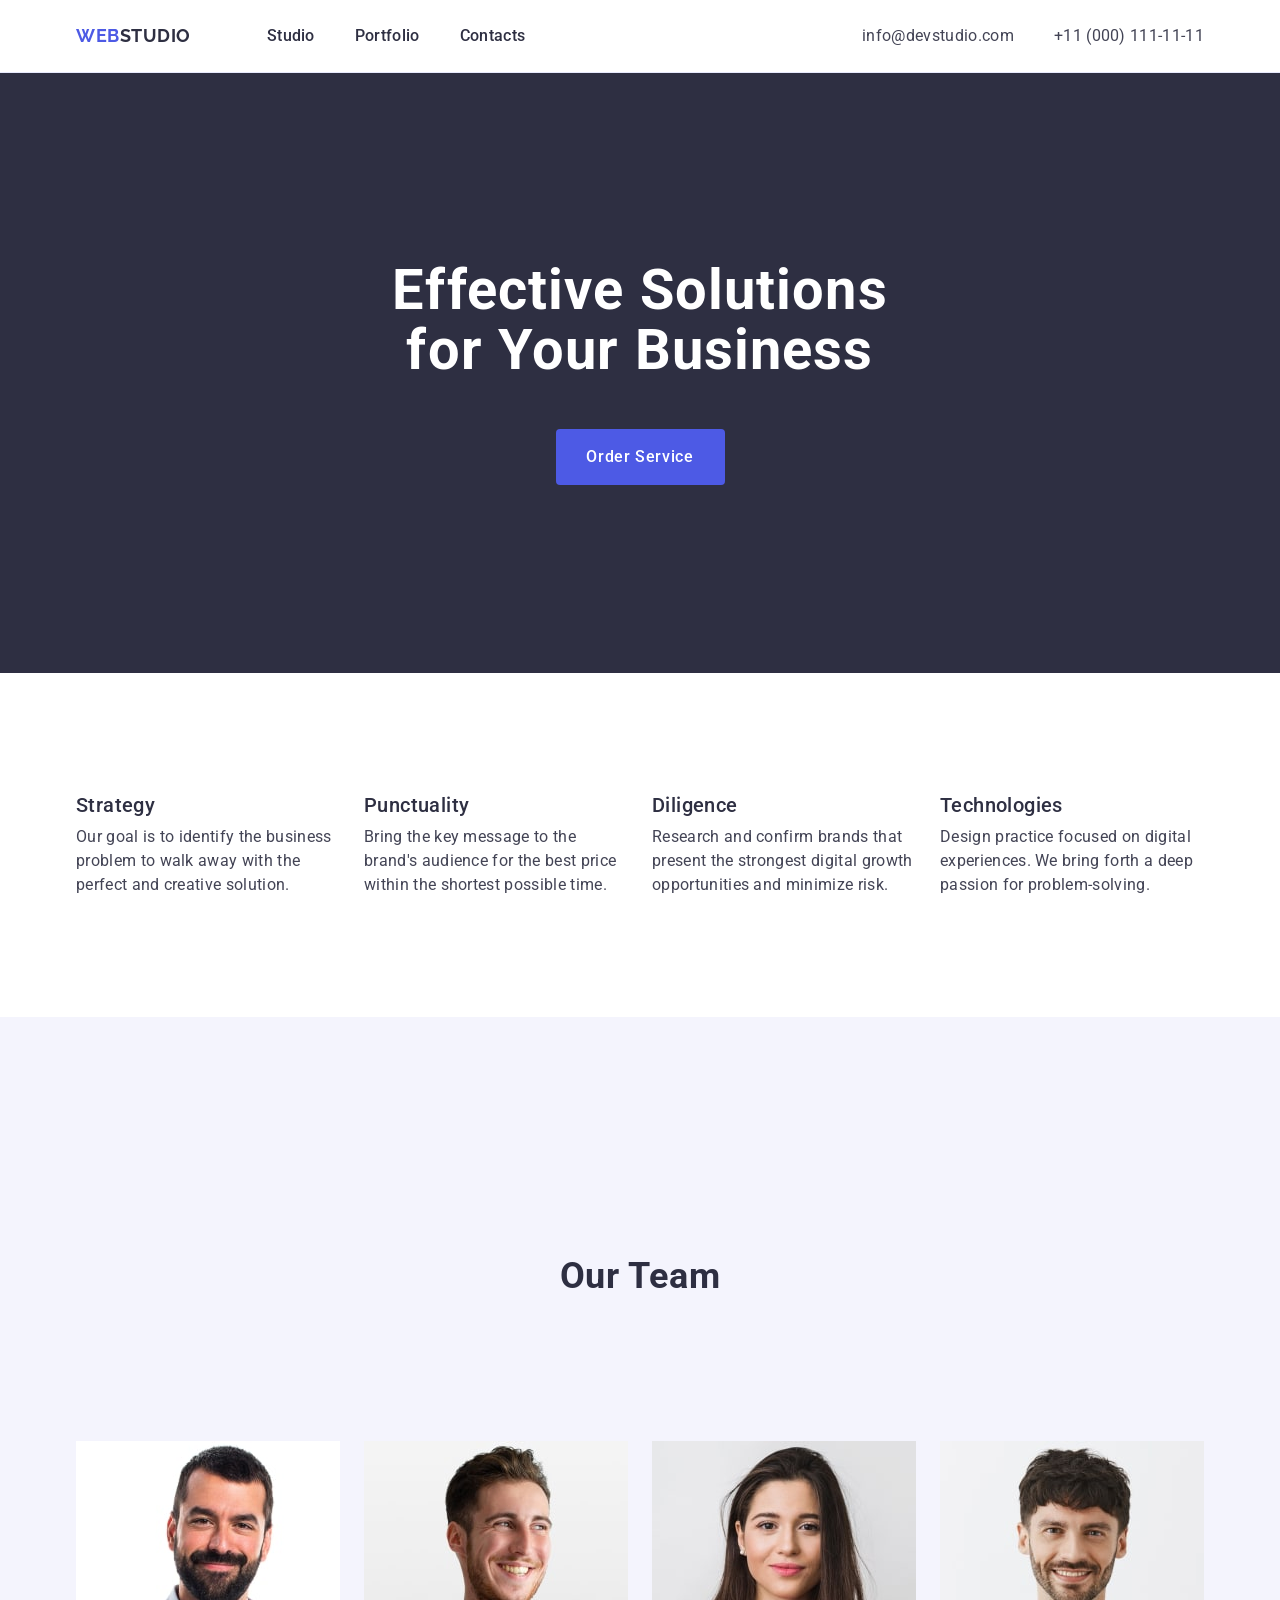
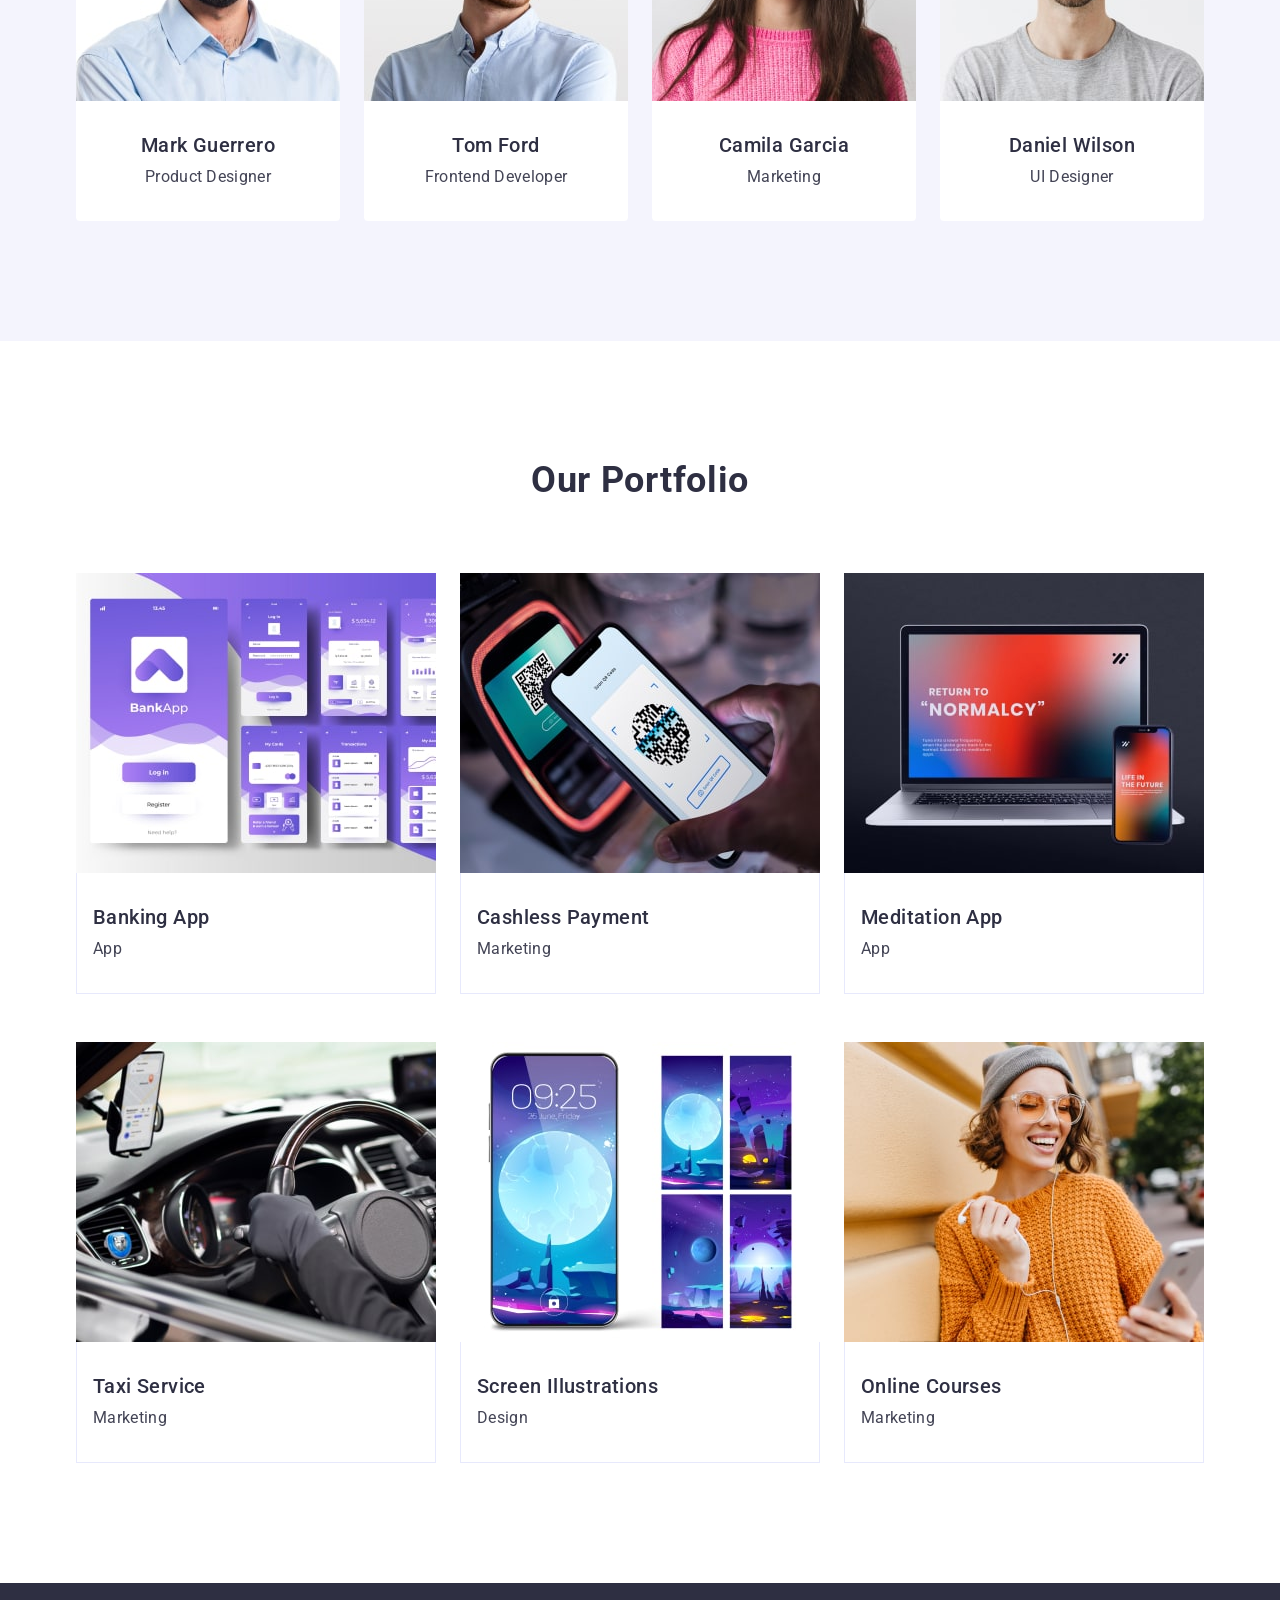
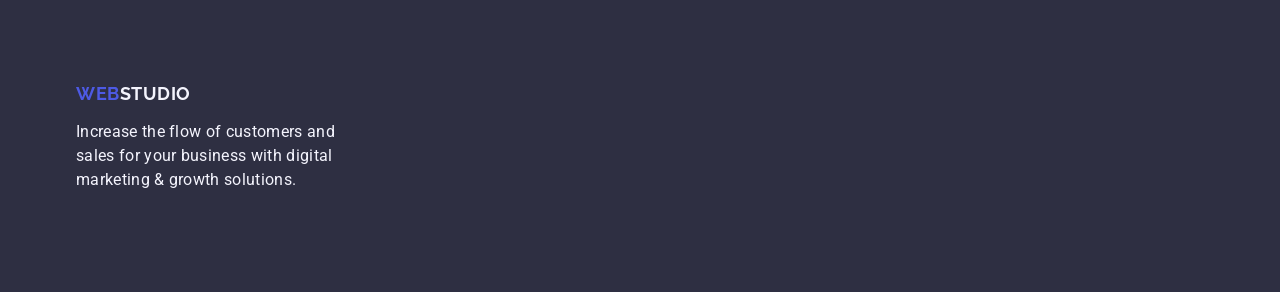
<file: index.html>
<!DOCTYPE html>
<html lang="en">
<head>
    <meta charset="UTF-8">
    <meta name="viewport" content="width=, initial-scale=1.0">
    <title>goit-markup-hw-02</title>
    <link rel="preconnect" href="https://fonts.googleapis.com">
    <link rel="preconnect" href="https://fonts.gstatic.com" crossorigin>
    <link href="https://fonts.googleapis.com/css2?family=Raleway:wght@700&family=Roboto:wght@400;500;700&display=swap"
    rel="stylesheet">   
    <link rel="stylesheet" href="https://cdnjs.cloudflare.com/ajax/libs/modern-normalize/2.0.0/modern-normalize.min.css"
        integrity="sha512-4xo8blKMVCiXpTaLzQSLSw3KFOVPWhm/TRtuPVc4WG6kUgjH6J03IBuG7JZPkcWMxJ5huwaBpOpnwYElP/m6wg=="
        crossorigin="anonymous" referrerpolicy="no-referrer" />
    <link rel="stylesheet" href="./css/styles.css" />
</head>

<body>
    <!-- Верхня лінія-->
    <header class="header">
        <div class="container header-container">
            <nav class="header-navigation">
                <a class="header-logo" href="./index.html">Web<span class="header-accent">Studio</span></a>
            
                <ul class="header-menu-list">
                    <li class="header-nav-item ">
                        <a class="header-nav-link" href="./index.html">Studio</a></li>
                    <li class="header-nav-item">
                        <a class="header-nav-link" href="">Portfolio</a></li>
                    <li class="header-nav-item">
                        <a class="header-nav-link" href="">Contacts</a></li>
                </ul>
            
            </nav>
            
            <address class="header-address">
                <ul class="header-address-list">
                    <li class="header-address-item">
                        <a class="header-address-link"
                            href="mailto:info@devstudio.com">info@devstudio.com</a>
                        </li>
                    <li class="header-address-item">
                        <a class="header-address-link" href="tel:+110001111111">+11 (000) 111-11-11</a>
                    </li>
                </ul>
            </address>
        </div>
        

    </header>

    <main>
        <section class="hero">
            <div class="container">
                <h1 class="hero-title">Effective Solutions for Your Business</h1>
                
                <button type="button" class="hero-btn">Order Service</button>
            </div>

        </section>

        <section class="features">
            <div class="container">
                <h2 class="visually-hidden">Features</h2>
                <ul class="features-list">
                    <li class="features-item">
                        <h3 class="features-subtitle">Strategy</h3>
                        <p class="features-item-text">Our goal is to identify the business problem to walk away with the perfect and
                            creative solution.</p>
                    </li>
                
                    <li class="features-item">
                        <h3 class="features-subtitle">Punctuality</h3>
                        <p class="features-item-text">Bring the key message to the brand's audience for the best price within the
                            shortest possible time.</p>
                    </li>
                
                    <li class="features-item">
                        <h3 class="features-subtitle">Diligence</h3>
                        <p class="features-item-text">Research and confirm brands that present the strongest digital growth
                            opportunities and minimize risk.</p>
                    </li>
                
                    <li class="features-item">
                        <h3 class="features-subtitle">Technologies</h3>
                        <p class="features-item-text">Design practice focused on digital experiences. We bring forth a deep passion for
                            problem-solving.</p>
                    </li>
                
                </ul>
            </div>
            
        </section>

        <!------ OUR TEAM -------->
        
        <section class="team">
            <div class="container">
                <h2 class="team-title">Our Team</h2>
                <ul class="team-list">
                    <li class="team-item">
                        <img class="team-photo" src="./images/img1.jpg" alt="Mark Guerrero" width="264" height="260">
                        <div class="team-container">
                            <h3 class="team-subtitle">Mark Guerrero</h3>
                            <p class="team-item-text">Product Designer</p>
                        </div>
                        
                    </li>
                
                    <li class="team-item">
                        <img class="team-photo" src="./images/img2.jpg" alt="Tom Ford" width="264" height="260">
                        <div class="team-container">
                            <h3 class="team-subtitle">Tom Ford</h3>
                            <p class="team-item-text">Frontend Developer</p>
                        </div>
                        
                    </li>
                
                    <li class="team-item">
                        <img class="team-photo" src="./images/img3.jpg" alt="Camila Garcia" width="264" height="260">
                        <div class="team-container">
                            <h3 class="team-subtitle">Camila Garcia</h3>
                            <p class="team-item-text">Marketing</p>
                        </div>
                        
                    </li>
                
                    <li class="team-item">
                        <img class="team-photo" src="./images/img4.jpg" alt="Daniel Wilson" width="264" height="260">
                        <div class="team-container">
                            <h3 class="team-subtitle">Daniel Wilson</h3>
                            <p class="team-item-text">UI Designer</p>
                        </div>
                       
                    </li>
                </ul>
            </div>
            
        </section>

        <!-- -----PORTFOLIO---------->
        <section class="portfolio">
            <div class="container portfolio-container">
                <h2 class="portfolio-title">Our Portfolio</h2>
                <ul class="portfolio-list">
                    <li class="portfolio-item">
                        <img class="portfolio-photo" src="./images/img5.jpg" alt="Banking App" width="360">
                        <div class="port-content">
                            <h3 class="portfolio-subtitle">Banking App</h3>
                            <p class="portfolio-item-text">App</p>
                        </div>
                        
                    </li>
                    <li class="portfolio-item">
                        <img class="portfolio-photo" src="./images/img6.jpg" alt="Cashless Payment" width="360">
                        <div class="port-content">
                            <h3 class="portfolio-subtitle">Cashless Payment</h3>
                            <p class="portfolio-item-text">Marketing</p>
                        </div>
                    <li class="portfolio-item">
                        <img class="portfolio-photo" src="./images/img7.jpg" alt="Meditation App" width="360">
                        <div class="port-content">
                            <h3 class="portfolio-subtitle">Meditation App</h3>
                            <p class="portfolio-item-text">App</p>
                        </div>
                    </li>
                    <li class="portfolio-item">
                        <img class="portfolio-photo" src="./images/img8.jpg" alt="Taxi Service" width="360">
                       <div class="port-content ">
                        <h3 class="portfolio-subtitle">Taxi Service</h3>
                        <p class="portfolio-item-text">Marketing</p>
                       </div>
                    </li>
                    <li class="portfolio-item">
                        <img class="portfolio-photo" src="./images/img9.jpg" alt="Screen Illustrations" width="360">
                        <div class="port-content">
                            <h3 class="portfolio-subtitle">Screen Illustrations</h3>
                            <p class="portfolio-item-text">Design</p>
                        </div>
                    </li>
                    <li class="portfolio-item">
                        <img class="portfolio-photo" src="./images/img10.jpg" alt="Girl with phone" width="360">
                        <div class="port-content">
                            <h3 class="portfolio-subtitle">Online Courses</h3>
                            <p class="portfolio-item-text">Marketing</p>
                        </div>
                    </li>
                </ul>
            </div>

            
        </section>

    </main>

    <!-- FOOTER-->
    <footer class="footer">
        <div class="container">
            <a class="footer-logo" href="./index.html">Web<span class="footer-accent">Studio</span></a>
            
            <p class="footer-text">Increase the flow of customers and sales for your business with digital marketing & growth
                solutions.</p>
        </div>
        
    </footer>

</body>
</html>
</file>
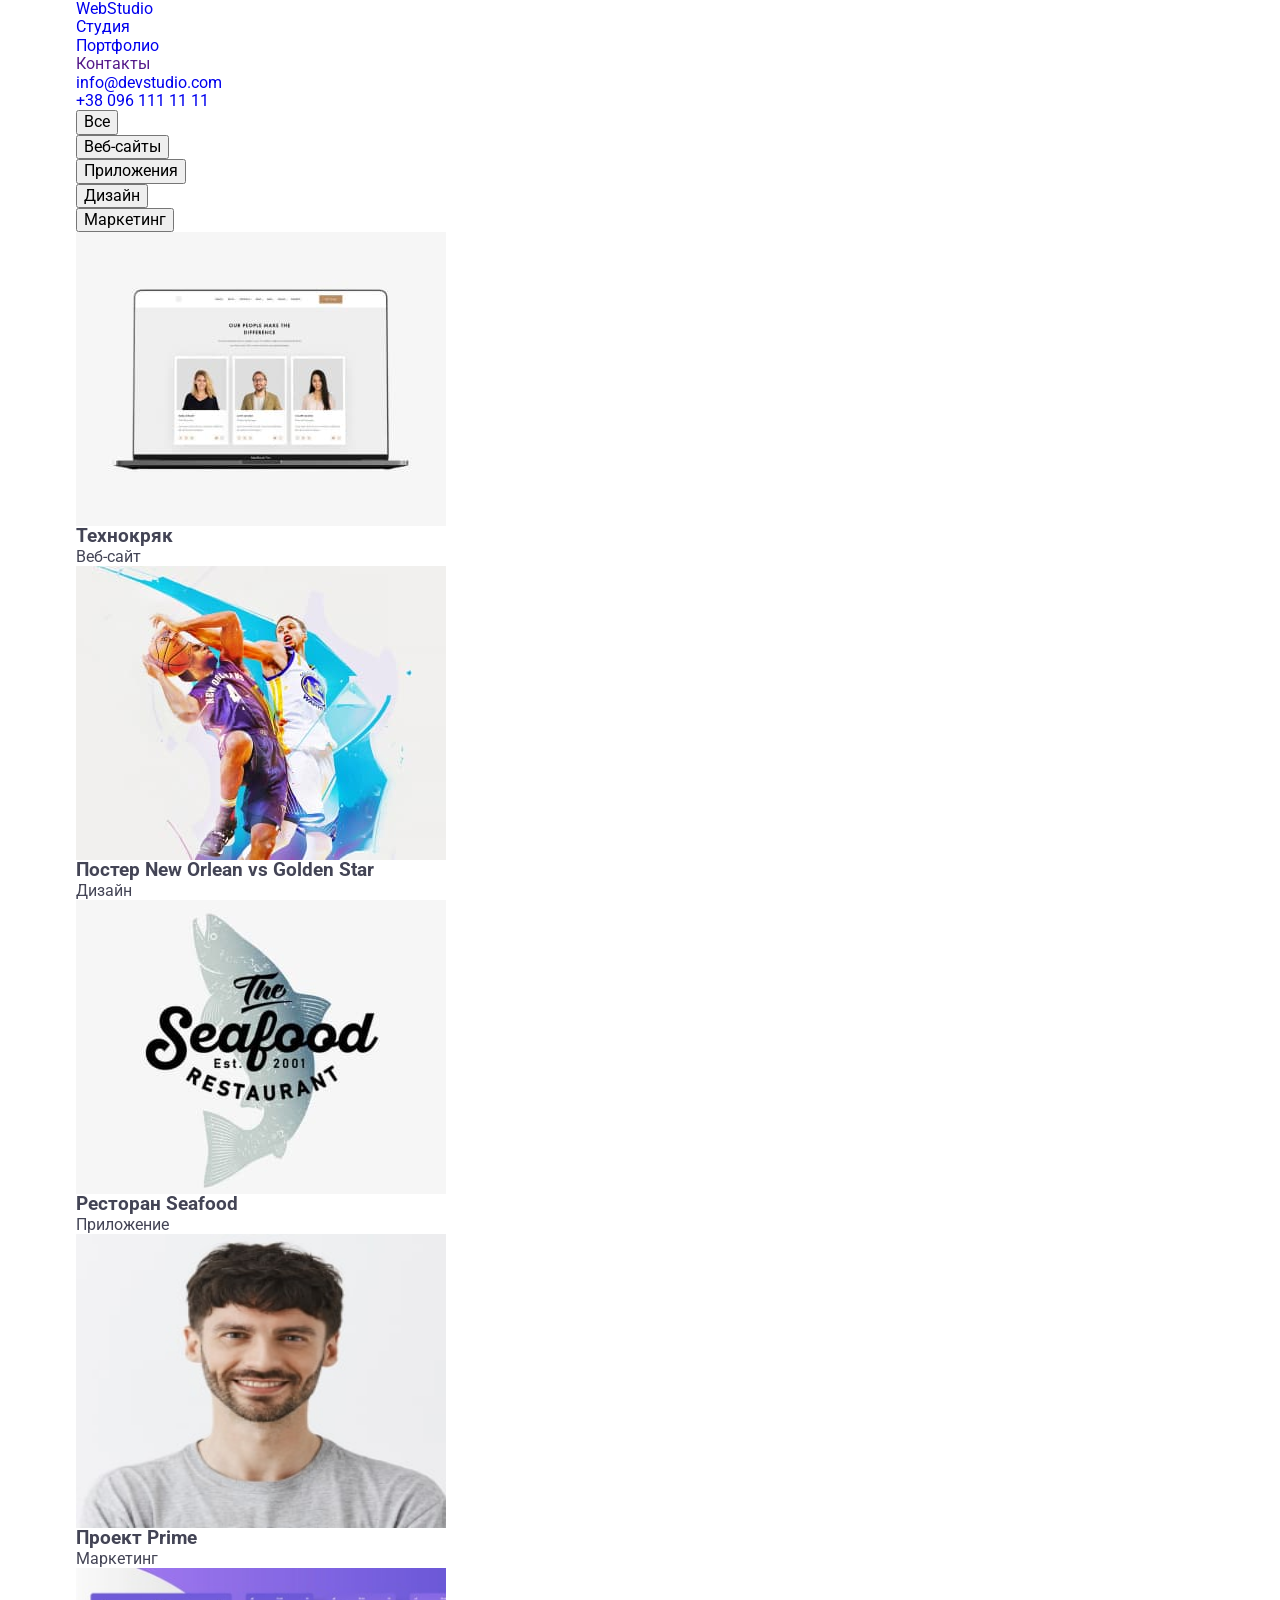
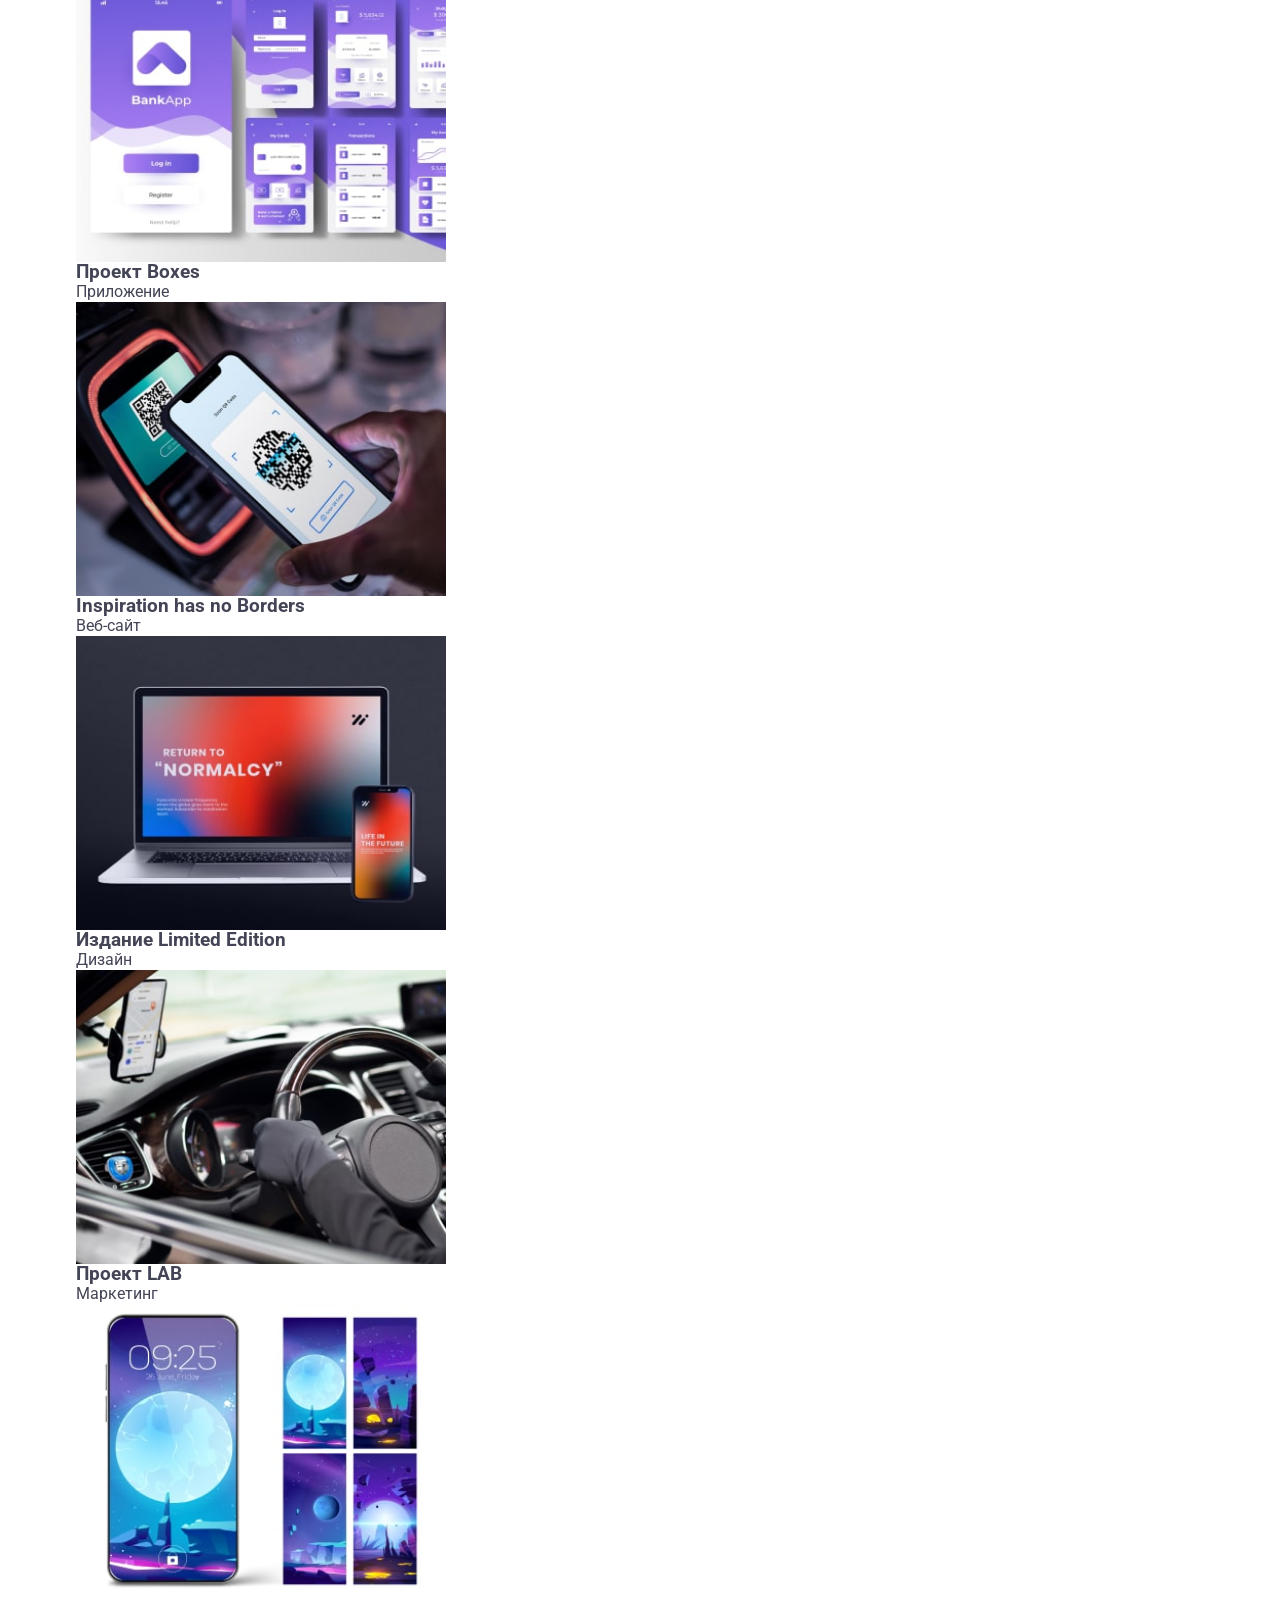
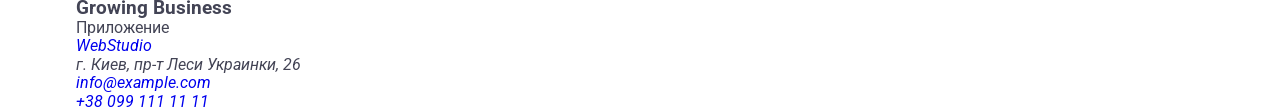
<file: portfolio.html>
<!DOCTYPE html>
<html lang="ru">
  <head>
    <meta charset="UTF-8" />
    <meta http-equiv="X-UA-Compatible" content="IE=edge" />
    <meta name="viewport" content="width=device-width, initial-scale=1.0" />
    <title>portfolio</title>
    <link rel="preconnect" href="https://fonts.gstatic.com" />
    <link
      href="https://fonts.googleapis.com/css2?family=Raleway:wght@700&family=Roboto:wght@400;500;700;900&display=swap"
      rel="stylesheet"
    />
    <link
      rel="stylesheet"
      href="https://cdnjs.cloudflare.com/ajax/libs/modern-normalize/1.0.0/modern-normalize.min.css"
    />
    <link rel="stylesheet" href="./css/styles.css" />
  </head>
  <body class="page">
    <!-- Верхня лінія-->
    <header class="page-header">
      <div class="main-nav container">
        <nav class="nav">
          <a class="logo" href="./index.html">Web<span class="logo-header">Studio</span></a>
          <ul class="nav-list list">
            <li class="nav-item">
              <a class="nav-adress" href="./index.html">Студия</a>
            </li>
            <li class="nav-item">
              <a class="nav-adress current" href="./portfolio.html">Портфолио</a>
            </li>
            <li class="nav-item">
              <a class="nav-adress" href="">Контакты</a>
            </li>
          </ul>
        </nav>
        <ul class="contacts-list">
          <li class="nav-item">
            <a class="mail-list" href="mailto:info@devstudio.com">info@devstudio.com</a>
          </li>
          <li class="nav-item">
            <a class="tel-list" href="tel:+380961111111">+38 096 111 11 11</a>
          </li>
        </ul>
      </div>
    </header>
    <!-- filters -->
    <main>
      <section class="filter-container section">
        <div class="container">
          <h1 hidden>Портфолио</h1>

          <ul class="filter-options">
            <li class="filter-item">
              <button class="filter-button" type="button">Все</button>
            </li>
            <li class="filter-item">
              <button class="filter-button" type="button">Веб-сайты</button>
            </li>
            <li class="filter-item">
              <button class="filter-button" type="button">Приложения</button>
            </li>
            <li class="filter-item">
              <button class="filter-button" type="button">Дизайн</button>
            </li>
            <li class="filter-item">
              <button class="filter-button" type="button">Маркетинг</button>
            </li>
          </ul>

          <ul class="projects-list">
            <li class="project-item">
              <img
                class="item-img"
                src="./images/img11.jpg"
                alt="Технокряк"
                width="370"
                height="294"
              />
              <div class="title-card">
                <h3 class="project-title">Технокряк</h3>
                <p class="project-description">Веб-сайт</p>
              </div>
            </li>
            <li class="project-item">
              <img
                class="projects-list"
                src="./images/img22.jpg"
                alt="Постер New Orlean vs Golden Star"
                width="370"
                height="294"
              />
              <div class="title-card">
                <h3 class="project-title">Постер New Orlean vs Golden Star</h3>
                <p class="project-description">Дизайн</p>
              </div>
            </li>
            <li class="project-item">
              <img
                class="item-img"
                src="./images/img33.jpg"
                alt="Ресторан Seafood"
                width="370"
                height="294"
              />
              <div class="title-card">
                <h3 class="project-title">Ресторан Seafood</h3>
                <p class="project-description">Приложение</p>
              </div>
            </li>
            <li class="project-item">
              <img
                class="item-img"
                src="./images/img4.jpg"
                alt="Проект Prime"
                width="370"
                height="294"
              />
              <div class="title-card">
                <h3 class="project-title">Проект Prime</h3>
                <p class="project-description">Маркетинг</p>
              </div>
            </li>
            <li class="project-item">
              <img
                class="item-img"
                src="./images/img5.jpg"
                alt="Проект Boxes"
                width="370"
                height="294"
              />
              <div class="title-card">
                <h3 class="project-title">Проект Boxes</h3>
                <p class="project-description">Приложение</p>
              </div>
            </li>
            <li class="project-item">
              <img
                class="item-img"
                src="./images/img6.jpg"
                alt="Inspiration has no Borders"
                width="370"
                height="294"
              />
              <div class="title-card">
                <h3 class="project-title">Inspiration has no Borders</h3>
                <p class="project-description">Веб-сайт</p>
              </div>
            </li>
            <li class="project-item">
              <img
                class="item-img"
                src="./images/img7.jpg"
                alt="Издание Limited Edition"
                width="370"
                height="294"
              />
              <div class="title-card">
                <h3 class="project-title">Издание Limited Edition</h3>
                <p class="project-description">Дизайн</p>
              </div>
            </li>
            <li class="project-item">
              <img
                class="item-img"
                src="./images/img8.jpg"
                alt="Проект LAB"
                width="370"
                height="294"
              />
              <div class="title-card">
                <h3 class="project-title">Проект LAB</h3>
                <p class="project-description">Маркетинг</p>
              </div>
            </li>
            <li class="project-item">
              <img
                class="item-img"
                src="./images/img9.jpg"
                alt="Growing Business"
                width="370"
                height="294"
              />
              <div class="title-card">
                <h3 class="project-title">Growing Business</h3>
                <p class="project-description">Приложение</p>
              </div>
            </li>
          </ul>
        </div>
      </section>
    </main>

    <!-- Подвал -->
    <footer class="footer-bg">
      <div class="container">
        <address class="adress-list">
          <a class="logo-footer" href="./portfolio.html"
            >Web<span class="logo-white">Studio</span></a
          >
          <p class="adress-owner">г. Киев, пр-т Леси Украинки, 26</p>
          <ul class="footer-link">
            <li class="adress-item">
              <a class="mail-link" href="mailto:info@example.com">info@example.com</a>
            </li>
            <li class="adress-item">
              <a class="tel-link" href="+380991111111">+38 099 111 11 11</a>
            </li>
          </ul>
        </address>
      </div>
    </footer>
  </body>
</html>
</file>
<file: css/styles.css>
:root {
    --iris: #4d5ae5;
    --ocean: #404bbf;
    --navy-blue: #2e2f42;
    --green: #31d0aa;
    --slate: #434455;
    --light-slate: #8e8f99;
    --cornflower: #e7e9fc;
    --cloud: #f4f4fd;
    --navy-blue-modal: rgba(46, 47, 66, 0.4);
    --grey: rgba(46, 47, 66, 0.7);
    --white: #fff;
    --dairy: #fcfcfc;
}


body {
    font-family: 'Roboto', sans-serif;
    color: #434455;
    background-color: #FFFFFF;
}

/* ------reset------ */

 ul,
 ol {
    list-style-type: none;
    margin-top: 0;
    margin-bottom: 0;
    padding-left: 0;
 }

 h1,
 h2,
 h3,
 h4,
 h5,
 h6,
 p {
    margin-top: 0;
    margin-bottom: 0;
 }

 a {
    text-decoration: none;
 }

 button {
    cursor: pointer;
 }

 img {
     display: block;
 }

   

 /*------ common------- */

.container {
    width: 1158px;
    padding: 0 15px;
    margin: 0 auto;
}

.visually-hidden {
    position: absolute;
    width: 1px;
    height: 1px;
    margin: -1px;
    border: 0;
    padding: 0;
    white-space: nowrap;
    clip-path: inset(100%);
    clip: rect(0 0 0 0);
    overflow: hidden;
}

/* --------------------HEADER----------------------- */

.header {
    border-bottom: 1px solid #e7e9fc;
    
}

.header-container {
    display: flex;
    align-items: center;
}


.header-navigation {
    display: flex;
    align-items: center;
}

 .header-logo {
    font-family: "Raleway", sans-serif;
    font-weight: 700;
    font-size: 18px;
    line-height: 1.17;
    letter-spacing: 0.03em;
    text-transform: uppercase;
    color: var(--iris);
    padding: 24px 0;
    margin-right: 76px;
 }

.header-menu-list {
    display: flex;
    align-items: center;
    gap: 40px;
}

 .header-accent {
   color: var(--navy-blue);
 }
 
 .header-nav-link {
    display: block;
    padding: 24px 0;
    font-weight: 500;
    font-size: 16px;
    line-height: 1.50;
    letter-spacing: 0.02em;
    color: var(--navy-blue);
    
 }

 .header-address {
    font-style: normal;
    margin-left: auto;
 }

 .header-address-list {
    display: flex;
    align-items: center;
    gap: 40px;
 }

.header-nav-link:hover,
.header-nav-link:focus {
    color: #404bbf;
}

.header-address-link:hover,
.header-address-link:focus {
    color: #404bbf;
}


 .header-address-link {
    display: block;
    padding: 24px 0;
    font-weight: 400;
    font-size: 16px;
    line-height: 1.50;
    letter-spacing: 0.02em;
    color: var(--slate);
    font-style: normal;

 }

 .hero {
    background-color: #2e2f42;
    padding: 188px 0;   
}

.hero-title {
    max-width: 496px;
    margin: 0 auto;
    margin-bottom: 48px;
    font-weight: 700;
    font-size: 56px;
    line-height: 1.07;
    letter-spacing: 0.02em;
    text-align: center;
    color: #ffffff
   
}
 
 .hero-btn {
    min-width: 169px;
    height: 56px;
    border: none;
    border-radius: 4px;
    font-family: "Roboto", sans-serif;
    font-weight: 500;
    font-size: 16px;
    line-height: 1.50;
    letter-spacing: 0.04em;
    color: var(--white);
    background: var(--iris);
    margin: 0 auto;
    display: block;
 }
   
 .hero-btn:hover,
 .hero-btn:focus {
    background-color: #404BBF;
 }


 /*------------- FEATURES--------- */
.features {
    padding-top: 120px;
    padding-bottom: 120px;
}

.features-list {
    display: flex;
    align-items: center;
    gap: 24px;

}

.features-item {
    width: calc((100% - 72px) / 4);
}

 .features-subtitle {
    font-weight: 500;
    font-size: 20px;
    line-height: 1.20;
    letter-spacing: 0.02em;
    color: var(--navy-blue);
    margin-bottom: 8px;
 }

 .features-item-text {
    /* font-weight: 400; */
    font-size: 16px;
    line-height: 1.50;
    letter-spacing: 0.02em;
    color: var(--slate);
 }

 /* -----------OUR TEAM------- */
.team {
    background-color: #F4F4FD;
    padding: 120px 0;
    
}

.team-item {
    background-color: #FFFFFF;
    border-radius: 0px 0px 4px 4px;
}

.team-container {
    padding: 32px 0;
}


 .team-title {
    margin-bottom: 72px;
    padding-top: 120px;
    padding-bottom: 72px;
    font-weight: 700;
    font-size: 36px;
    line-height: 1.11;
    letter-spacing: 0.02em;
    text-align: center;
    color: var(--navy-blue);
    text-transform: capitalize;
 }

.team-list {
    display: flex;
    align-items: center;
    gap: 24px;
}

.team-subtitle {
    margin-bottom: 8px;
    font-weight: 500;
    font-size: 20px;
    line-height: 1.20;
    letter-spacing: 0.02em;
    text-align: center;
    color: var(--navy-blue);
    
}

.team-item-text {
    font-size: 16px;
    line-height: 1.50;
    letter-spacing: 0.02em;
    text-align: center;
    color: var(--slate);
}

/* ------OUR PORTFOLIO------ */
.portfolio {
    padding-top: 120px;
    padding-bottom: 120px;
}



.portfolio-title {
    margin-bottom: 72px;
    font-weight: 700;
    font-size: 36px;
    line-height: 1.11;
    text-align: center;
    letter-spacing: 0.02em;
    color: var(--navy-blue);
    text-transform: capitalize;
}

.portfolio-list {
    display: flex;
    flex-wrap: wrap;
    align-items: center;
    column-gap: 24px;
    row-gap: 48px;
}

.portfolio-item {
    width: calc((100% - 48px) / 3);
}

.port-content {
padding: 32px 16px;
border: 1px solid #e7e9fc;
border-top: none;
}

.portfolio-subtitle {
    margin-bottom: 8px;
    font-weight: 500;
    font-size: 20px;
    line-height: 1.20;
    letter-spacing: 0.02em;
    color: var(--navy-blue);
}

.portfolio-item-text {
    font-size: 16px;
    line-height: 1.50;
    letter-spacing: 0.02em;
    color: var(--slate);
}

/* -------Footer-------- */
.footer {
    background-color: #2e2f42;
    padding: 100px 0;
}

.footer-logo {
    display: inline-block;
    margin-bottom: 16px;
    font-family: "Raleway", sans-serif;
    font-weight: 700;
    font-size: 18px;
    line-height: 1.17;
    letter-spacing: 0.03em;
    text-transform: uppercase;
    color: var(--iris);
}

.footer-accent{
    color: var(--cloud);
}

.footer-text {
    max-width: 264px;
    font-size: 16px;
    line-height: 1.50;
    letter-spacing: 0.02em;
    color: var(--cloud);
    line-height: 1.5;
    color:#F4F4FD;
}
</file>
